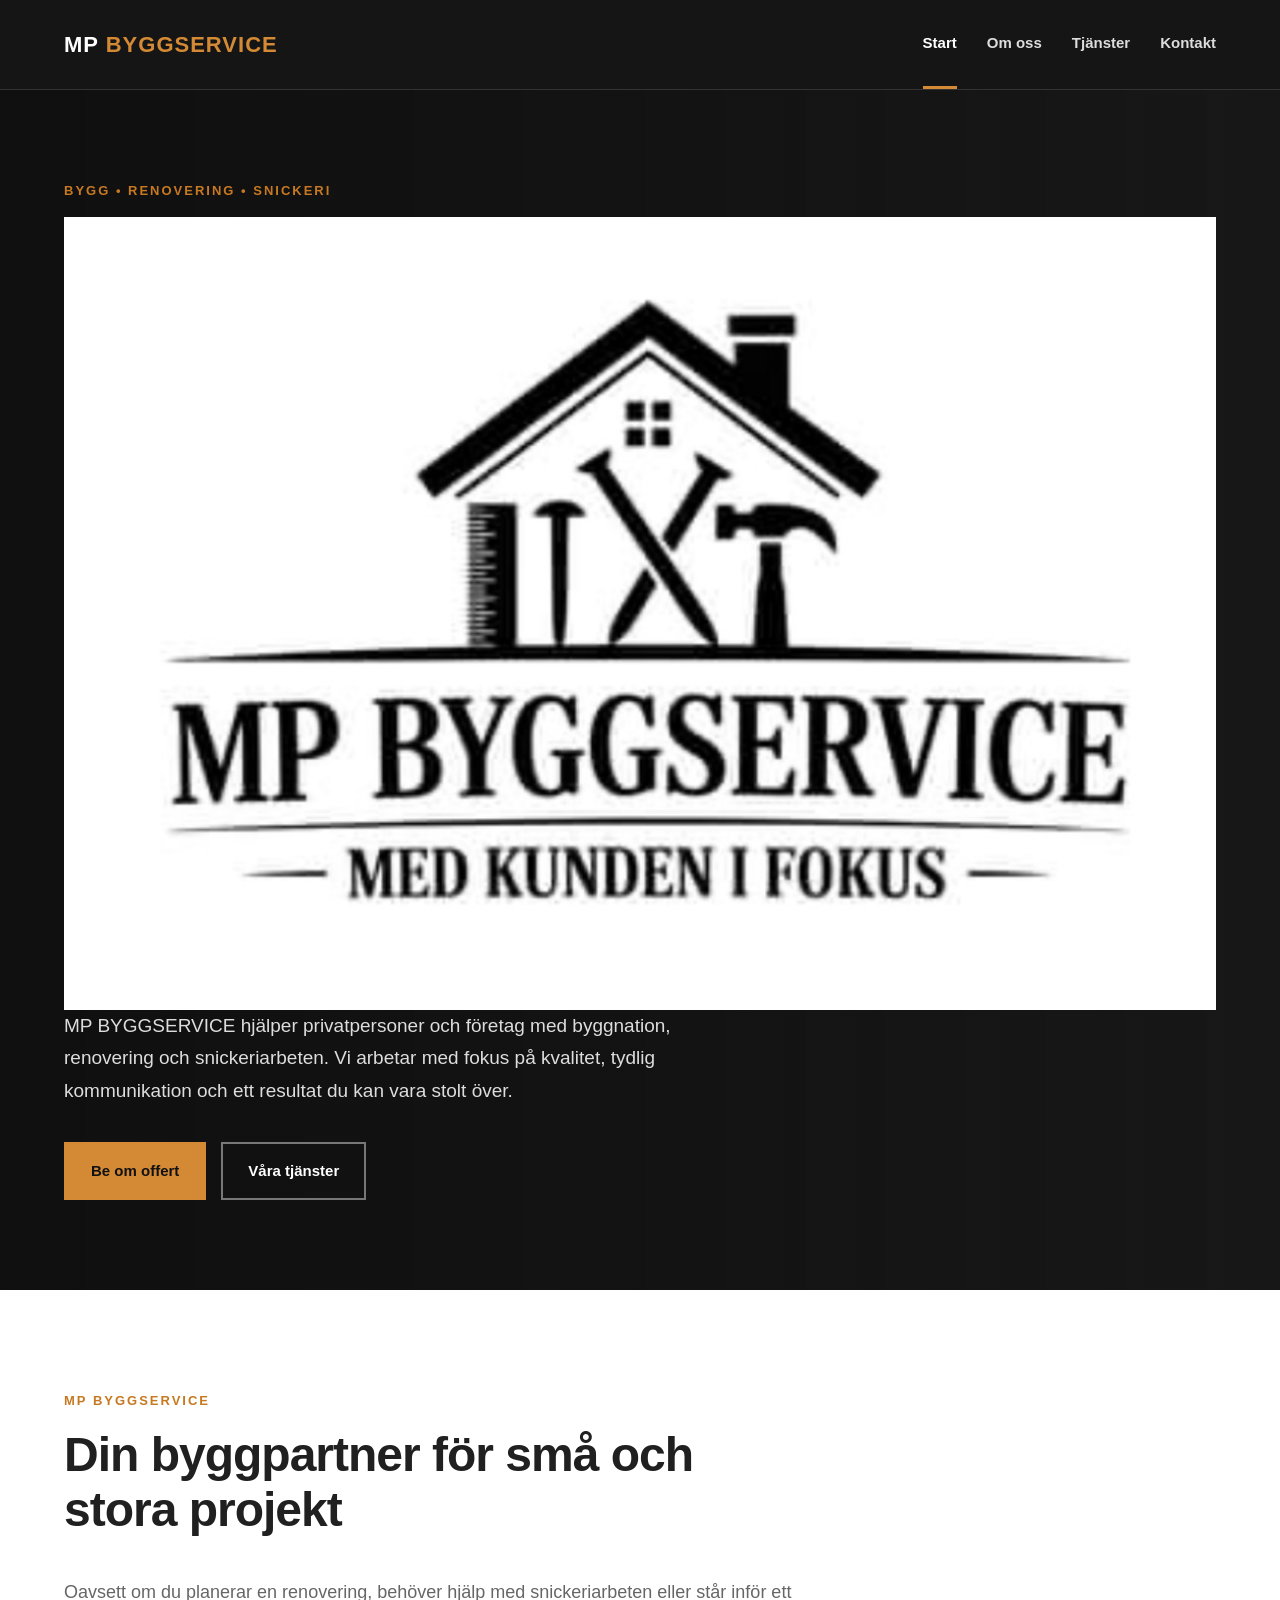
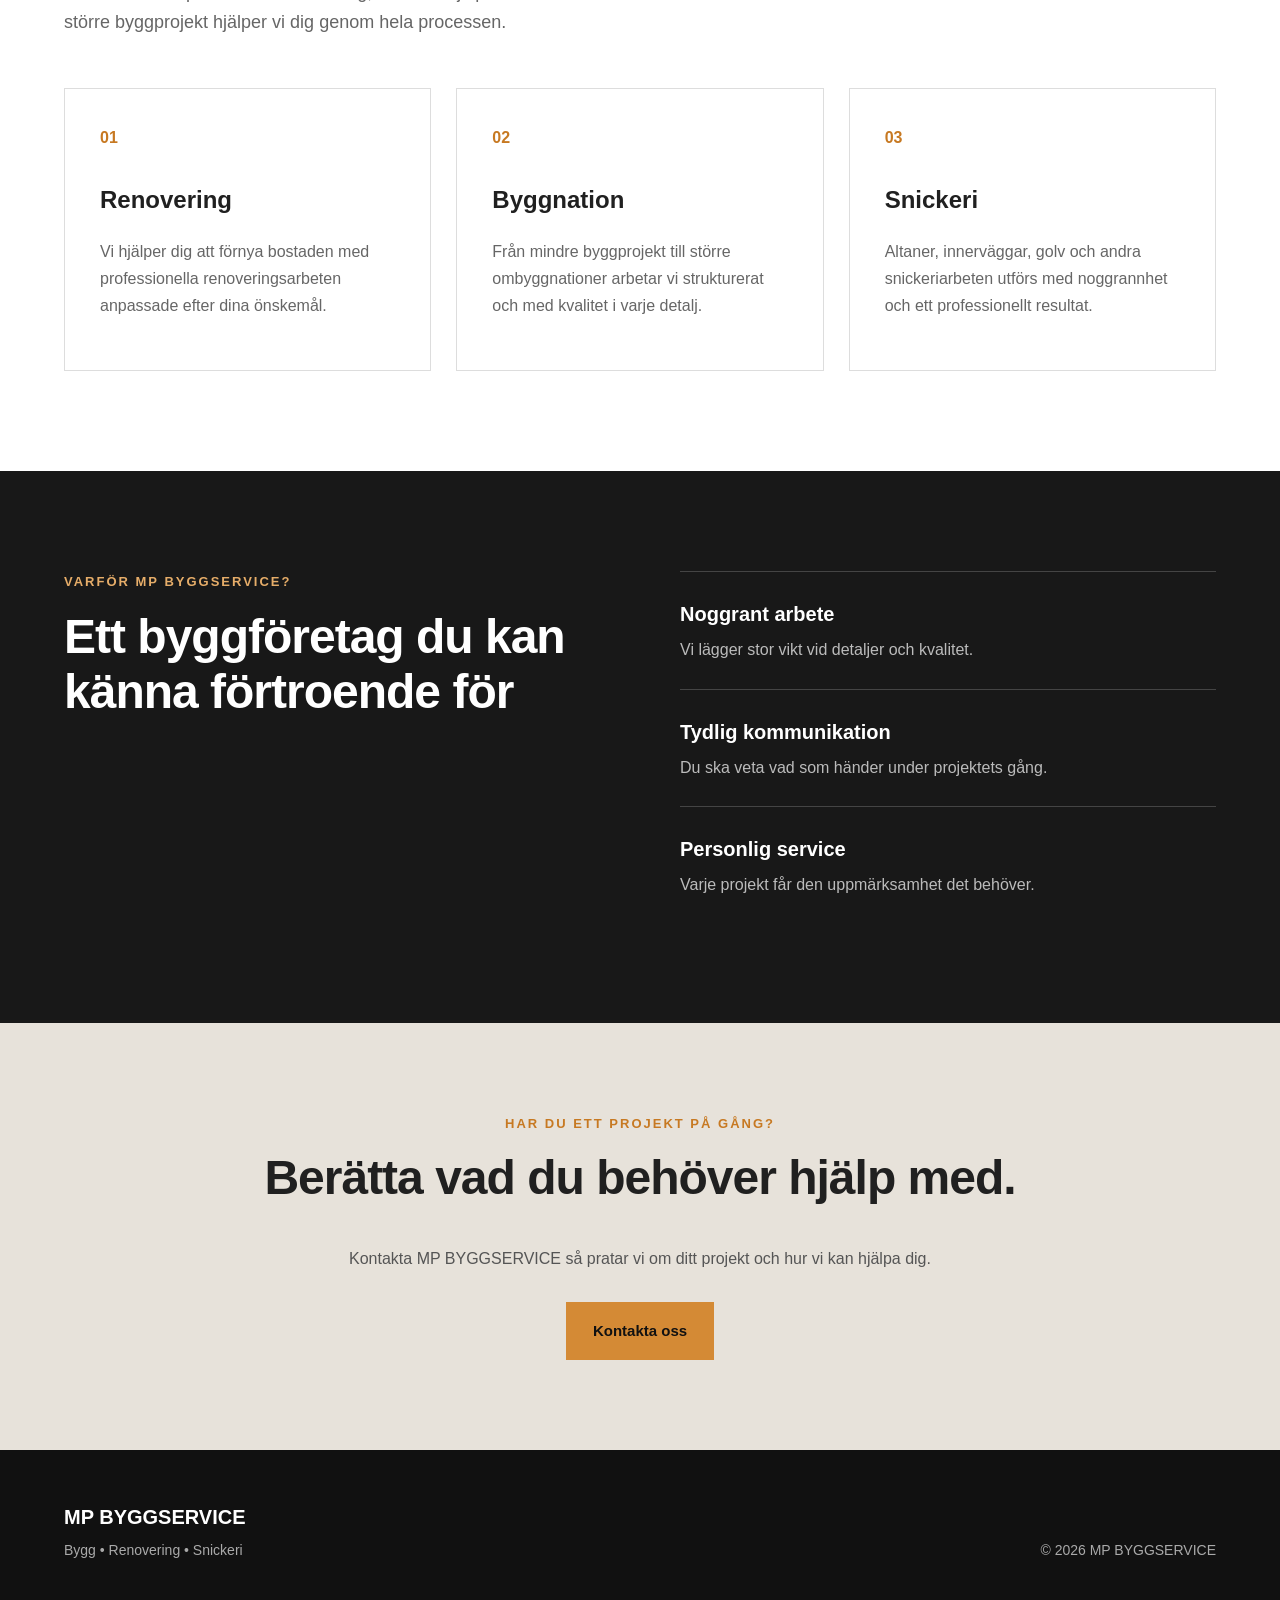
<file: index.html>
<!DOCTYPE html>
<html lang="sv">

<head>
    <meta charset="UTF-8">
    <meta name="viewport" content="width=device-width, initial-scale=1.0">

    <meta
        name="description"
        content="MP BYGGSERVICE erbjuder professionella bygg- och renoveringstjänster för privatpersoner och företag."
    >

    <title>MP BYGGSERVICE | Bygg & Renovering</title>

    <link rel="stylesheet" href="css/style.css">
</head>

<body>

    <!-- HEADER -->
    <header class="site-header">



        <div class="container header-container">


            <a href="index.html" class="logo">
                MP <span>BYGGSERVICE</span>
            </a>

            <nav class="navigation" aria-label="Huvudmeny">
                <a href="index.html" class="active">Start</a>
                <a href="om-oss.html">Om oss</a>
                <a href="tjanster.html">Tjänster</a>
                <a href="kontakt.html">Kontakt</a>
            </nav>

        </div>

    </header>


    <main>

   

<!-- HERO -->
<section class="hero">

    <div class="container hero-content">

        <p class="eyebrow">
            BYGG • RENOVERING • SNICKERI
        </p>

        <div class="hero-title-row">

       

            <img src="bilder/MPByggservice.jpeg"
                 alt="MP Byggservice"
                 class="hero-title-image">

        </div>

        <p class="hero-text">
            MP BYGGSERVICE hjälper privatpersoner och företag
            med byggnation, renovering och snickeriarbeten.
            Vi arbetar med fokus på kvalitet, tydlig kommunikation
            och ett resultat du kan vara stolt över.
        </p>

        <div class="hero-buttons">

            <a href="kontakt.html" class="button">
                Be om offert
            </a>

            <a href="tjanster.html" class="button button-secondary">
                Våra tjänster
            </a>

        </div>

    </div>

</section>


        <!-- INTRODUKTION -->
        <section class="section">

            <div class="container">

                <div class="section-heading">

                    <p class="eyebrow">
                        MP BYGGSERVICE
                    </p>

                    <h2>
                        Din byggpartner för små och stora projekt
                    </h2>

                    <p>
                        Oavsett om du planerar en renovering,
                        behöver hjälp med snickeriarbeten eller står
                        inför ett större byggprojekt hjälper vi dig
                        genom hela processen.
                    </p>

                </div>


                <div class="cards">

                    <article class="card">

                        <div class="card-number">01</div>

                        <h3>Renovering</h3>

                        <p>
                            Vi hjälper dig att förnya bostaden med
                            professionella renoveringsarbeten anpassade
                            efter dina önskemål.
                        </p>

                    </article>


                    <article class="card">

                        <div class="card-number">02</div>

                        <h3>Byggnation</h3>

                        <p>
                            Från mindre byggprojekt till större
                            ombyggnationer arbetar vi strukturerat
                            och med kvalitet i varje detalj.
                        </p>

                    </article>


                    <article class="card">

                        <div class="card-number">03</div>

                        <h3>Snickeri</h3>

                        <p>
                            Altaner, innerväggar, golv och andra
                            snickeriarbeten utförs med noggrannhet
                            och ett professionellt resultat.
                        </p>

                    </article>

                </div>

            </div>

        </section>


        <!-- VARFÖR OSS -->
        <section class="section section-dark">

            <div class="container two-columns">

                <div>

                    <p class="eyebrow light">
                        VARFÖR MP BYGGSERVICE?
                    </p>

                    <h2>
                        Ett byggföretag du kan känna förtroende för
                    </h2>

                </div>


                <div class="check-list">

                    <div>
                        <strong>Noggrant arbete</strong>
                        <p>
                            Vi lägger stor vikt vid detaljer och kvalitet.
                        </p>
                    </div>

                    <div>
                        <strong>Tydlig kommunikation</strong>
                        <p>
                            Du ska veta vad som händer under projektets gång.
                        </p>
                    </div>

                    <div>
                        <strong>Personlig service</strong>
                        <p>
                            Varje projekt får den uppmärksamhet det behöver.
                        </p>
                    </div>

                </div>

            </div>

        </section>


        <!-- CTA -->
        <section class="cta">

            <div class="container">

                <p class="eyebrow">
                    HAR DU ETT PROJEKT PÅ GÅNG?
                </p>

                <h2>
                    Berätta vad du behöver hjälp med.
                </h2>

                <p>
                    Kontakta MP BYGGSERVICE så pratar vi om ditt projekt
                    och hur vi kan hjälpa dig.
                </p>

                <a href="kontakt.html" class="button">
                    Kontakta oss
                </a>

            </div>

        </section>

    </main>


    <!-- FOOTER -->
    <footer class="site-footer">

        <div class="container footer-container">

            <div>
                <div class="footer-logo">
                    MP BYGGSERVICE
                </div>

                <p>
                    Bygg • Renovering • Snickeri
                </p>
            </div>

            <div>
                <p>
                    © 2026 MP BYGGSERVICE
                </p>
            </div>

        </div>

    </footer>

</body>

</html>
</file>
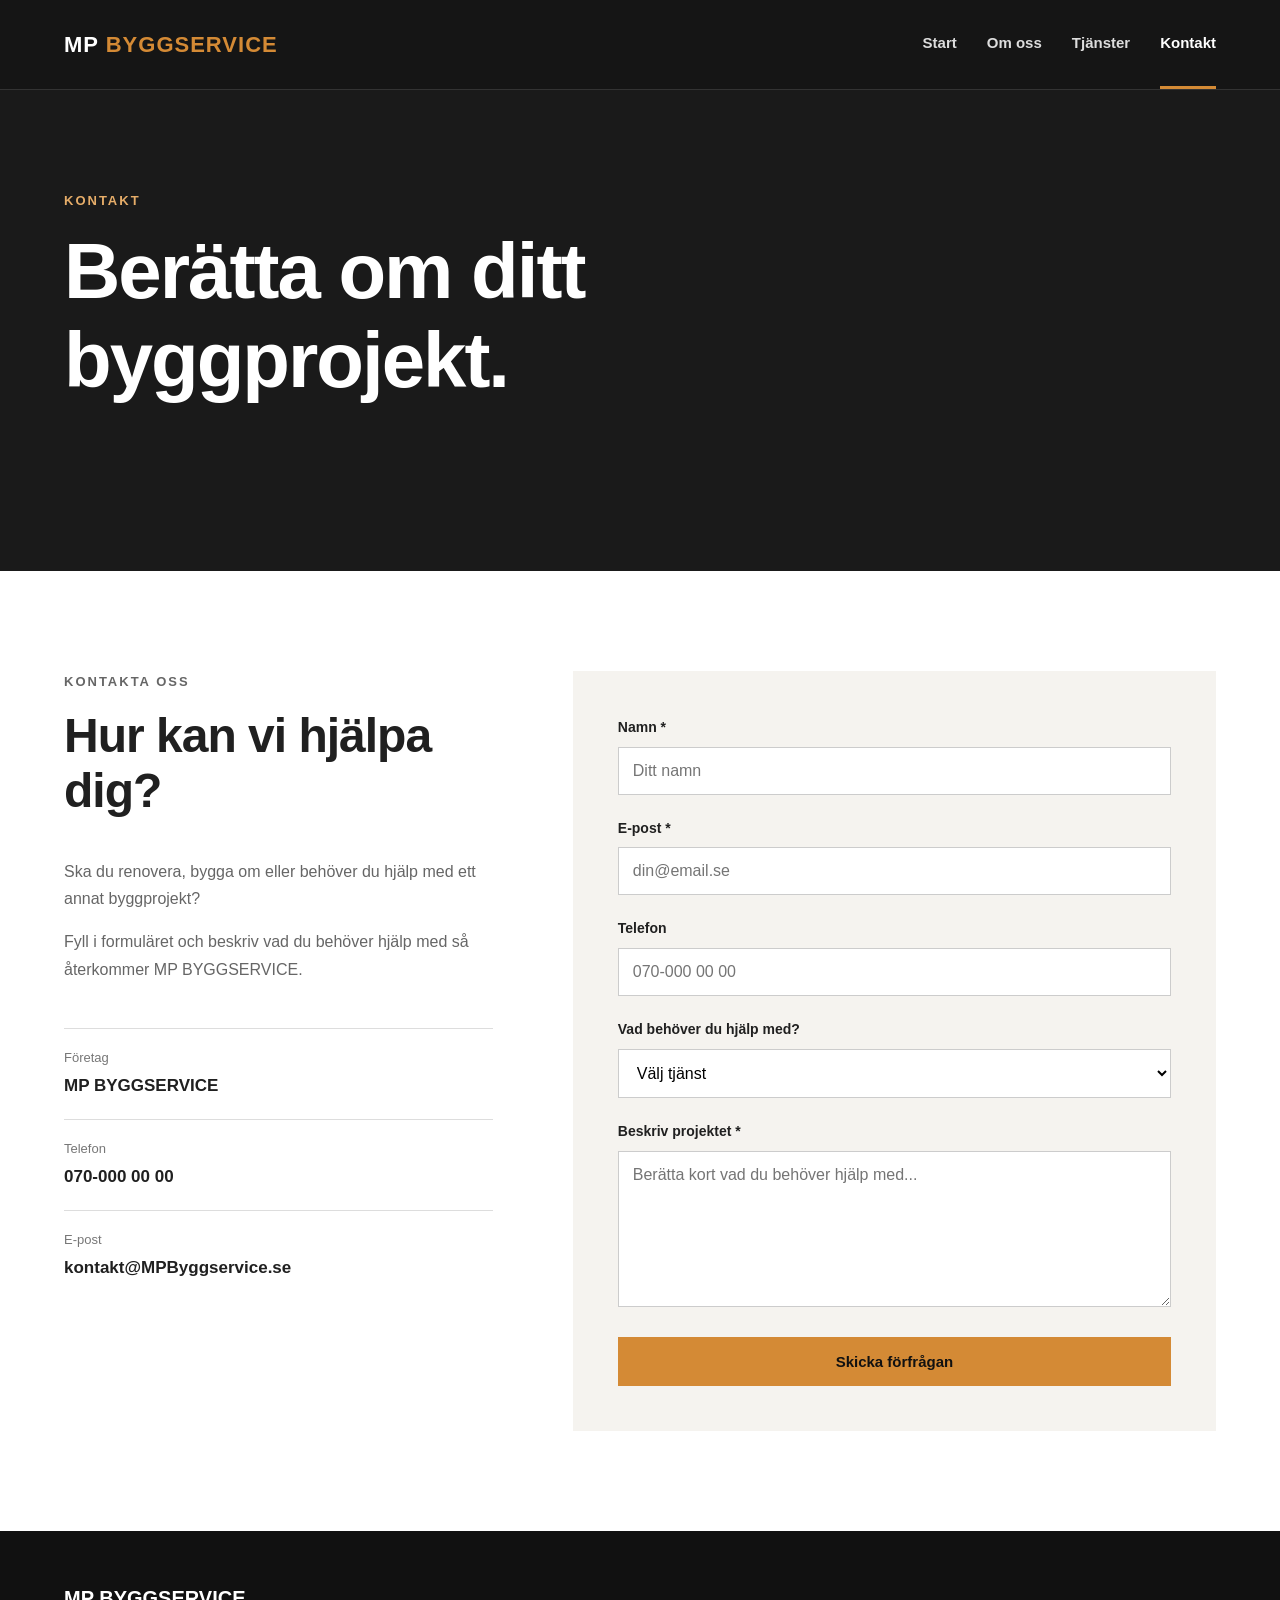
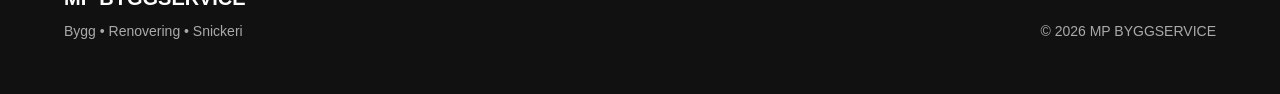
<file: kontakt.html>
<!DOCTYPE html>
<html lang="sv">

<head>
    <meta charset="UTF-8">
    <meta name="viewport" content="width=device-width, initial-scale=1.0">

    <meta
        name="description"
        content="Kontakta MP BYGGSERVICE för offert eller frågor om ditt byggprojekt."
    >

    <title>Kontakt | MP BYGGSERVICE</title>

    <link rel="stylesheet" href="css/style.css">
</head>

<body>

    <header class="site-header">

        <div class="container header-container">

            <a href="index.html" class="logo">
                MP <span>BYGGSERVICE</span>
            </a>

            <nav class="navigation" aria-label="Huvudmeny">
                <a href="index.html">Start</a>
                <a href="om-oss.html">Om oss</a>
                <a href="tjanster.html">Tjänster</a>
                <a href="kontakt.html" class="active">Kontakt</a>
            </nav>

        </div>

    </header>


    <main>

        <section class="page-header">

            <div class="container">

                <p class="eyebrow light">
                    KONTAKT
                </p>

                <h1>
                    Berätta om ditt byggprojekt.
                </h1>

            </div>

        </section>


        <section class="section">

            <div class="container contact-layout">

                <!-- VÄNSTER -->
                <div class="contact-info">

                    <p class="eyebrow">
                        KONTAKTA OSS
                    </p>

                    <h2>
                        Hur kan vi hjälpa dig?
                    </h2>

                    <p>
                        Ska du renovera, bygga om eller behöver du
                        hjälp med ett annat byggprojekt?
                    </p>

                    <p>
                        Fyll i formuläret och beskriv vad du behöver
                        hjälp med så återkommer MP BYGGSERVICE.
                    </p>


                    <div class="contact-details">

                        <div>
                            <span>Företag</span>
                            <strong>MP BYGGSERVICE</strong>
                        </div>

                        <div>
                            <span>Telefon</span>
                            <strong>070-000 00 00</strong>
                        </div>

                        <div>
                            <span>E-post</span>
                            <strong>kontakt@MPByggservice.se</strong>
                        </div>

                    </div>

                </div>


                <!-- FORMULÄR -->
                <div class="form-box">

                    <form
                         action="https://formspree.io/f/mrpzdyzp"
                            method="POST"
                    >

                    
                        <div class="form-group">

                            <label for="name">
                                Namn *
                            </label>

                            <input
                                type="text"
                                id="name"
                                name="name"
                                placeholder="Ditt namn"
                                required
                            >

                        </div>


                        <div class="form-group">

                            <label for="email">
                                E-post *
                            </label>

                            <input
                                type="email"
                                id="email"
                                name="email"
                                placeholder="din@email.se"
                                required
                            >

                        </div>


                        <div class="form-group">

                            <label for="phone">
                                Telefon
                            </label>

                            <input
                                type="tel"
                                id="phone"
                                name="phone"
                                placeholder="070-000 00 00"
                            >

                        </div>


                        <div class="form-group">

                            <label for="service">
                                Vad behöver du hjälp med?
                            </label>

                            <select
                                id="service"
                                name="service"
                            >

                                <option value="">
                                    Välj tjänst
                                </option>

                                <option value="renovering">
                                    Renovering
                                </option>

                                <option value="snickeri">
                                    Snickeri
                                </option>

                                <option value="altan">
                                    Altan
                                </option>

                                <option value="ombyggnation">
                                    Ombyggnation
                                </option>

                                <option value="annat">
                                    Annat
                                </option>

                            </select>

                        </div>


                        <div class="form-group">

                            <label for="message">
                                Beskriv projektet *
                            </label>

                            <textarea
                                id="message"
                                name="message"
                                rows="7"
                                placeholder="Berätta kort vad du behöver hjälp med..."
                                required
                            ></textarea>

                        </div>


                        <button
                            type="submit"
                            class="button form-button"
                        >
                            Skicka förfrågan
                        </button>

                    </form>

                </div>

            </div>

        </section>

    </main>


    <footer class="site-footer">

        <div class="container footer-container">

            <div>
                <div class="footer-logo">
                    MP BYGGSERVICE
                </div>

                <p>
                    Bygg • Renovering • Snickeri
                </p>
            </div>

            <div>
                <p>
                    © 2026 MP BYGGSERVICE
                </p>
            </div>

        </div>

    </footer>

</body>

</html>
</file>
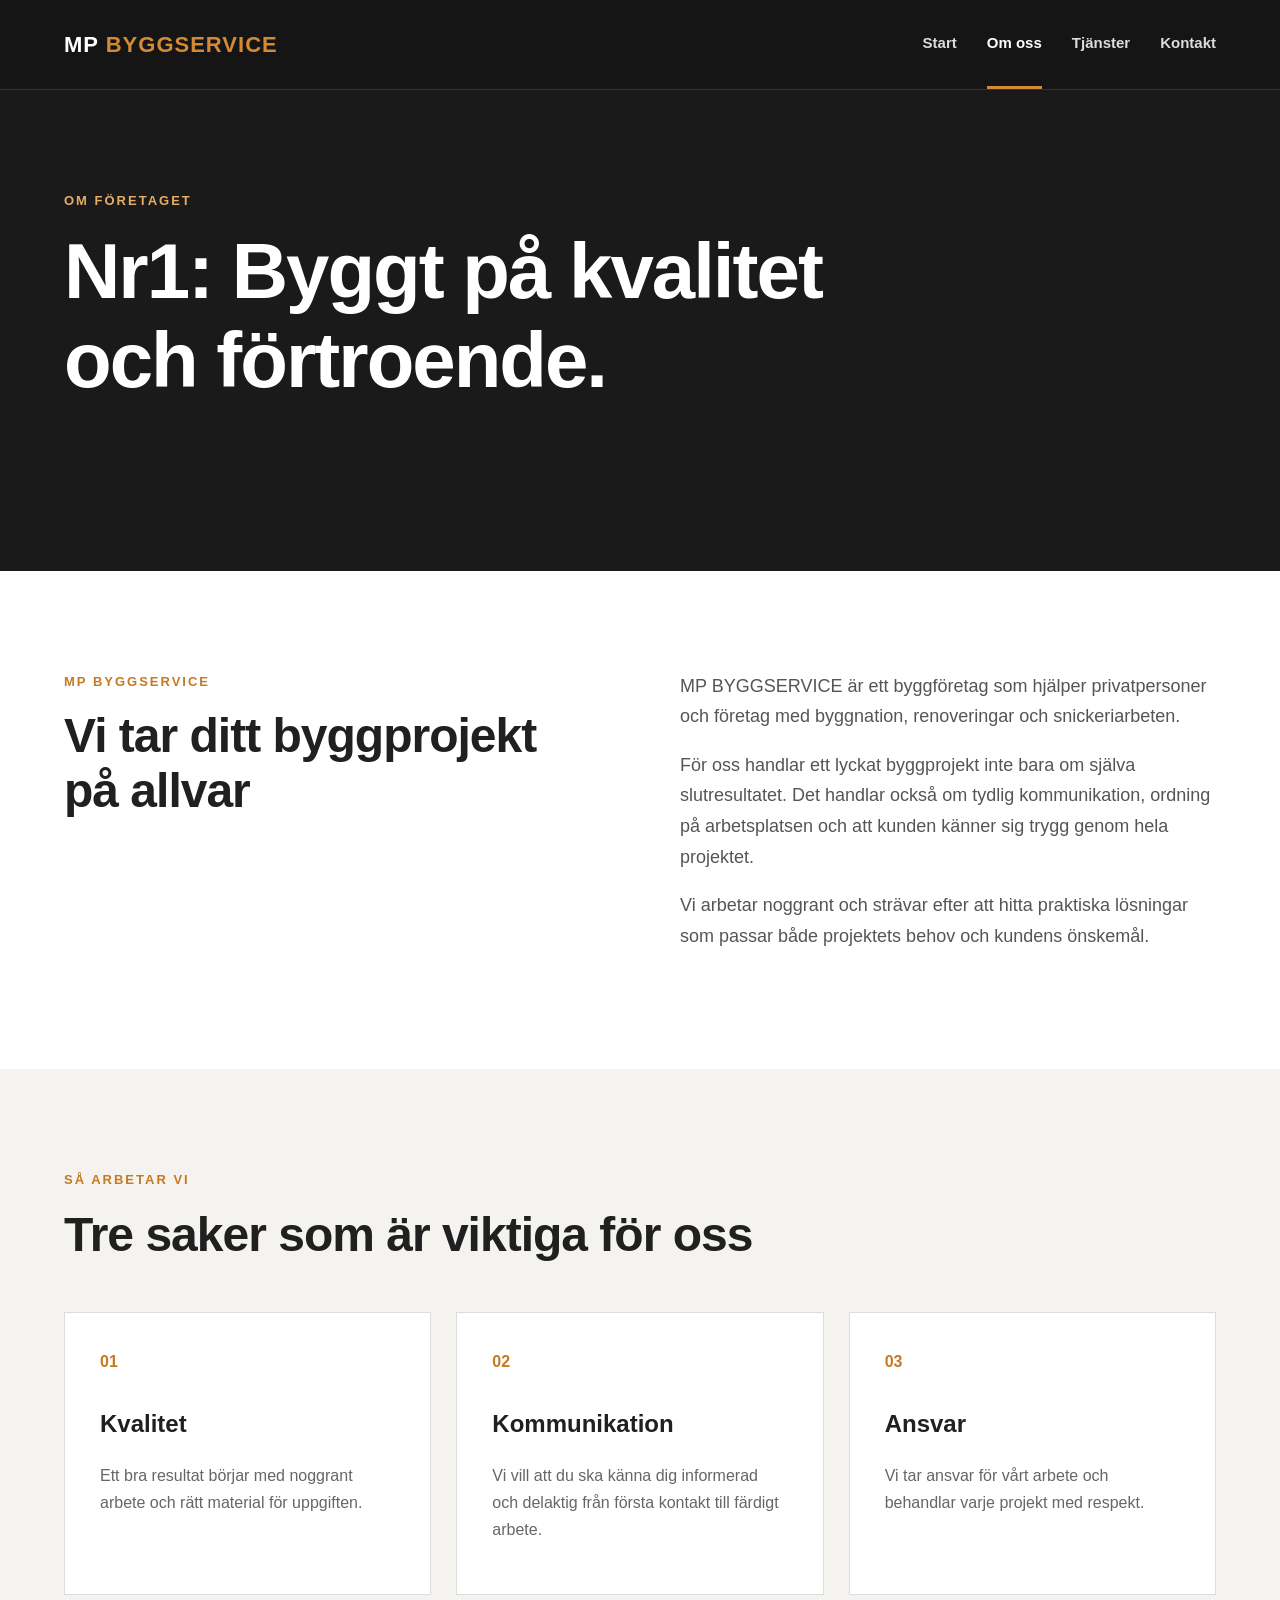
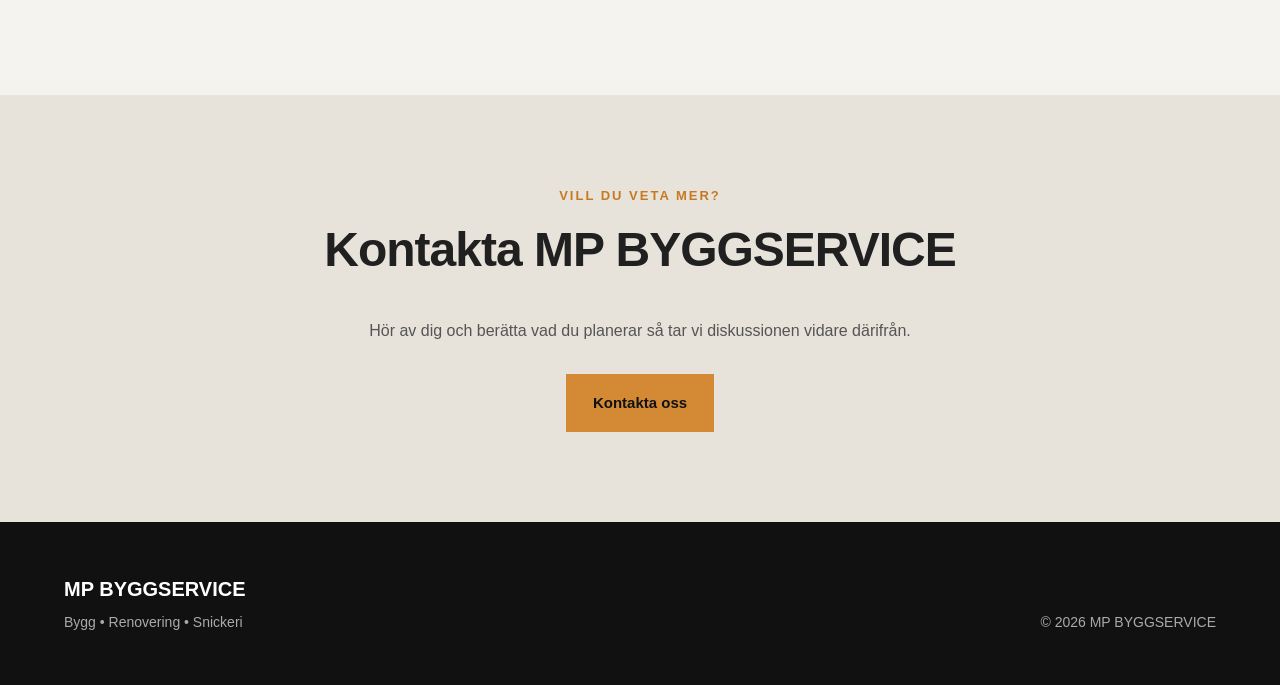
<file: om-oss.html>
<!DOCTYPE html>
<html lang="sv">

<head>
    <meta charset="UTF-8">
    <meta name="viewport" content="width=device-width, initial-scale=1.0">

    <meta
        name="description"
        content="Läs mer om MP BYGGSERVICE och hur vi arbetar med bygg, renovering och snickeri."
    >

    <title>Om oss | MP BYGGSERVICE</title>

    <link rel="stylesheet" href="css/style.css">
</head>

<body>

    <header class="site-header">

        <div class="container header-container">

            <a href="index.html" class="logo">
                MP <span>BYGGSERVICE</span>
            </a>

            <nav class="navigation" aria-label="Huvudmeny">
                <a href="index.html">Start</a>
                <a href="om-oss.html" class="active">Om oss</a>
                <a href="tjanster.html">Tjänster</a>
                <a href="kontakt.html">Kontakt</a>
            </nav>

        </div>

    </header>


    <main>

        <!-- SIDHUVUD -->
        <section class="page-header">

            <div class="container">

                <p class="eyebrow light">
                    OM FÖRETAGET
                </p>

                <h1>
                   Nr1: Byggt på kvalitet och förtroende.
                </h1>

            </div>

        </section>


        <!-- OM OSS -->
        <section class="section">

            <div class="container two-columns">

                <div>

                    <p class="eyebrow">
                        MP BYGGSERVICE
                    </p>

                    <h2>
                        Vi tar ditt byggprojekt på allvar
                    </h2>

                </div>


                <div class="large-text">

                    <p>
                        MP BYGGSERVICE är ett byggföretag som hjälper
                        privatpersoner och företag med byggnation,
                        renoveringar och snickeriarbeten.
                    </p>

                    <p>
                        För oss handlar ett lyckat byggprojekt inte bara
                        om själva slutresultatet. Det handlar också om
                        tydlig kommunikation, ordning på arbetsplatsen
                        och att kunden känner sig trygg genom hela
                        projektet.
                    </p>

                    <p>
                        Vi arbetar noggrant och strävar efter att hitta
                        praktiska lösningar som passar både projektets
                        behov och kundens önskemål.
                    </p>

                </div>

            </div>

        </section>


        <!-- VÄRDERINGAR -->
        <section class="section section-light">

            <div class="container">

                <div class="section-heading">

                    <p class="eyebrow">
                        SÅ ARBETAR VI
                    </p>

                    <h2>
                        Tre saker som är viktiga för oss
                    </h2>

                </div>


                <div class="cards">

                    <article class="card">

                        <div class="card-number">01</div>

                        <h3>Kvalitet</h3>

                        <p>
                            Ett bra resultat börjar med noggrant arbete
                            och rätt material för uppgiften.
                        </p>

                    </article>


                    <article class="card">

                        <div class="card-number">02</div>

                        <h3>Kommunikation</h3>

                        <p>
                            Vi vill att du ska känna dig informerad och
                            delaktig från första kontakt till färdigt arbete.
                        </p>

                    </article>


                    <article class="card">

                        <div class="card-number">03</div>

                        <h3>Ansvar</h3>

                        <p>
                            Vi tar ansvar för vårt arbete och behandlar
                            varje projekt med respekt.
                        </p>

                    </article>

                </div>

            </div>

        </section>


        <!-- CTA -->
        <section class="cta">

            <div class="container">

                <p class="eyebrow">
                    VILL DU VETA MER?
                </p>

                <h2>
                    Kontakta MP BYGGSERVICE
                </h2>

                <p>
                    Hör av dig och berätta vad du planerar så tar vi
                    diskussionen vidare därifrån.
                </p>

                <a href="kontakt.html" class="button">
                    Kontakta oss
                </a>

            </div>

        </section>

    </main>


    <footer class="site-footer">

        <div class="container footer-container">

            <div>
                <div class="footer-logo">
                    MP BYGGSERVICE
                </div>

                <p>
                    Bygg • Renovering • Snickeri
                </p>
            </div>

            <div>
                <p>
                    © 2026 MP BYGGSERVICE
                </p>
            </div>

        </div>

    </footer>

</body>

</html>
</file>
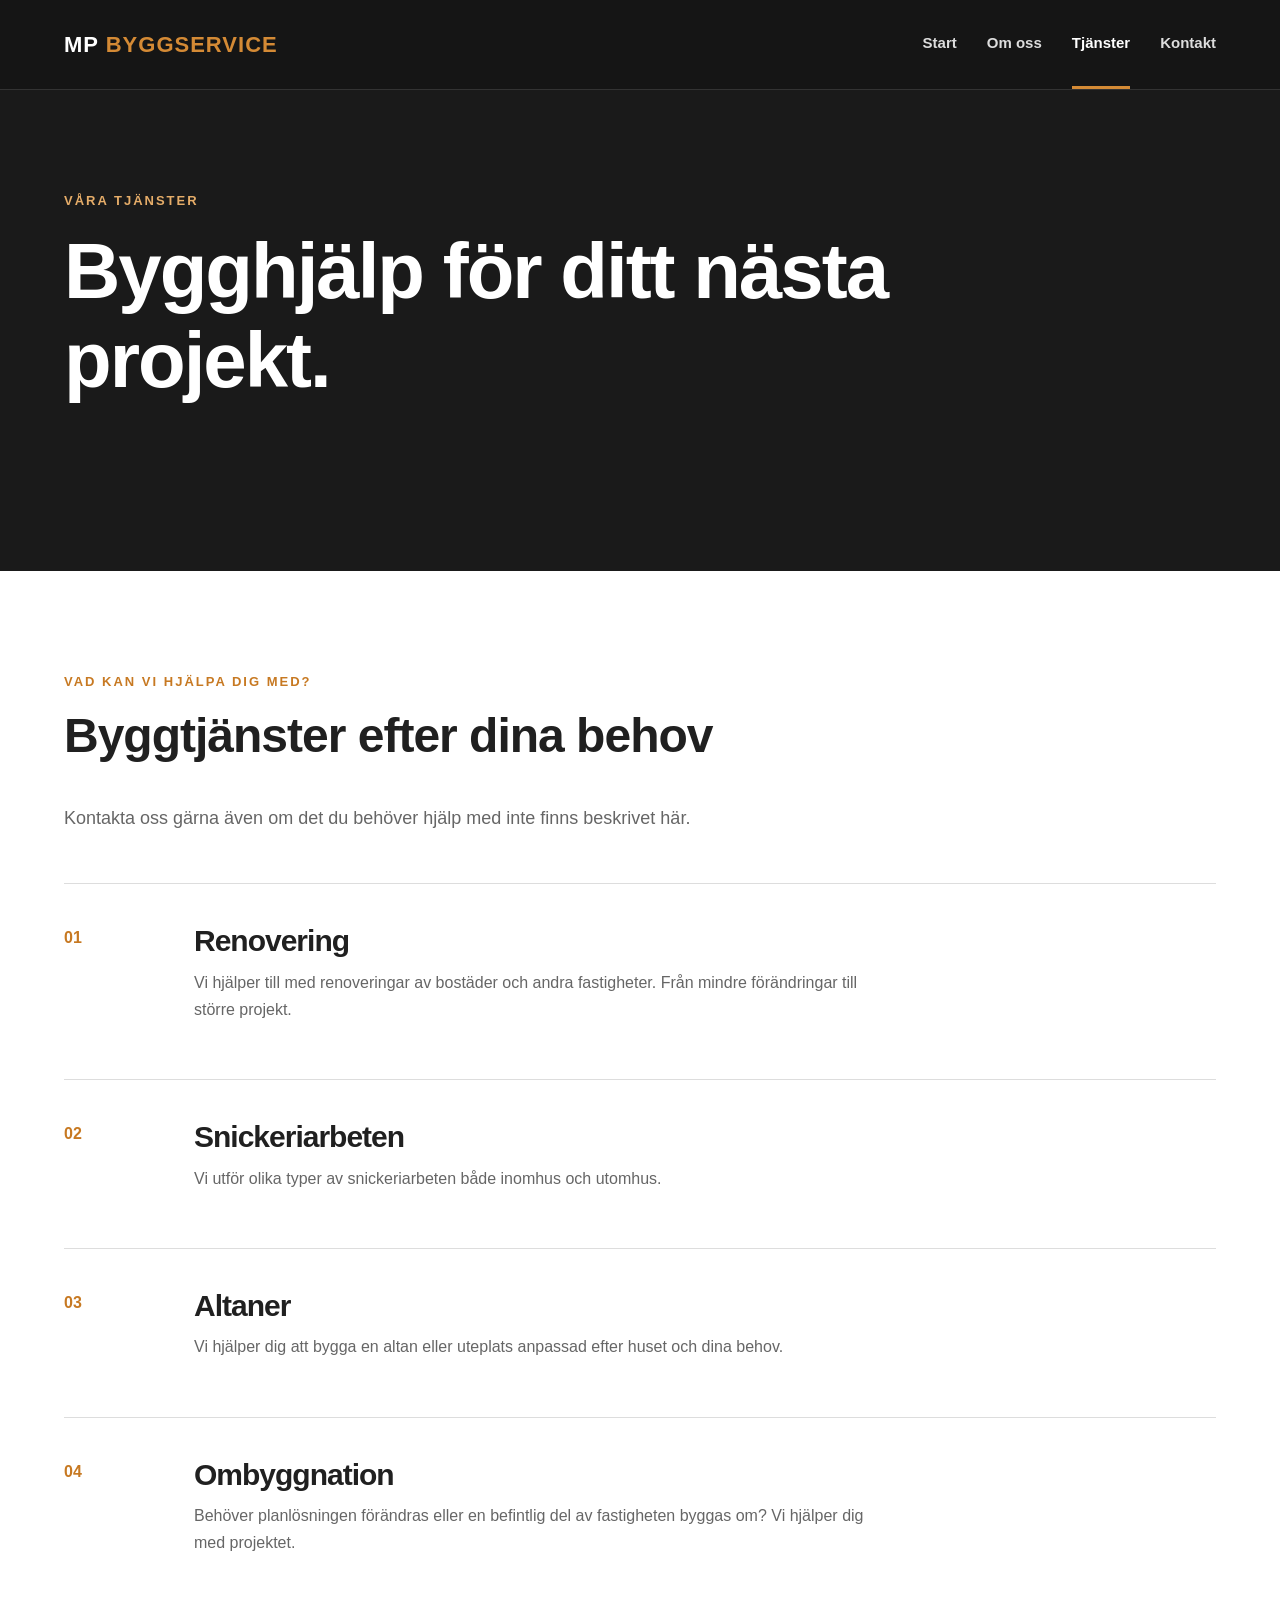
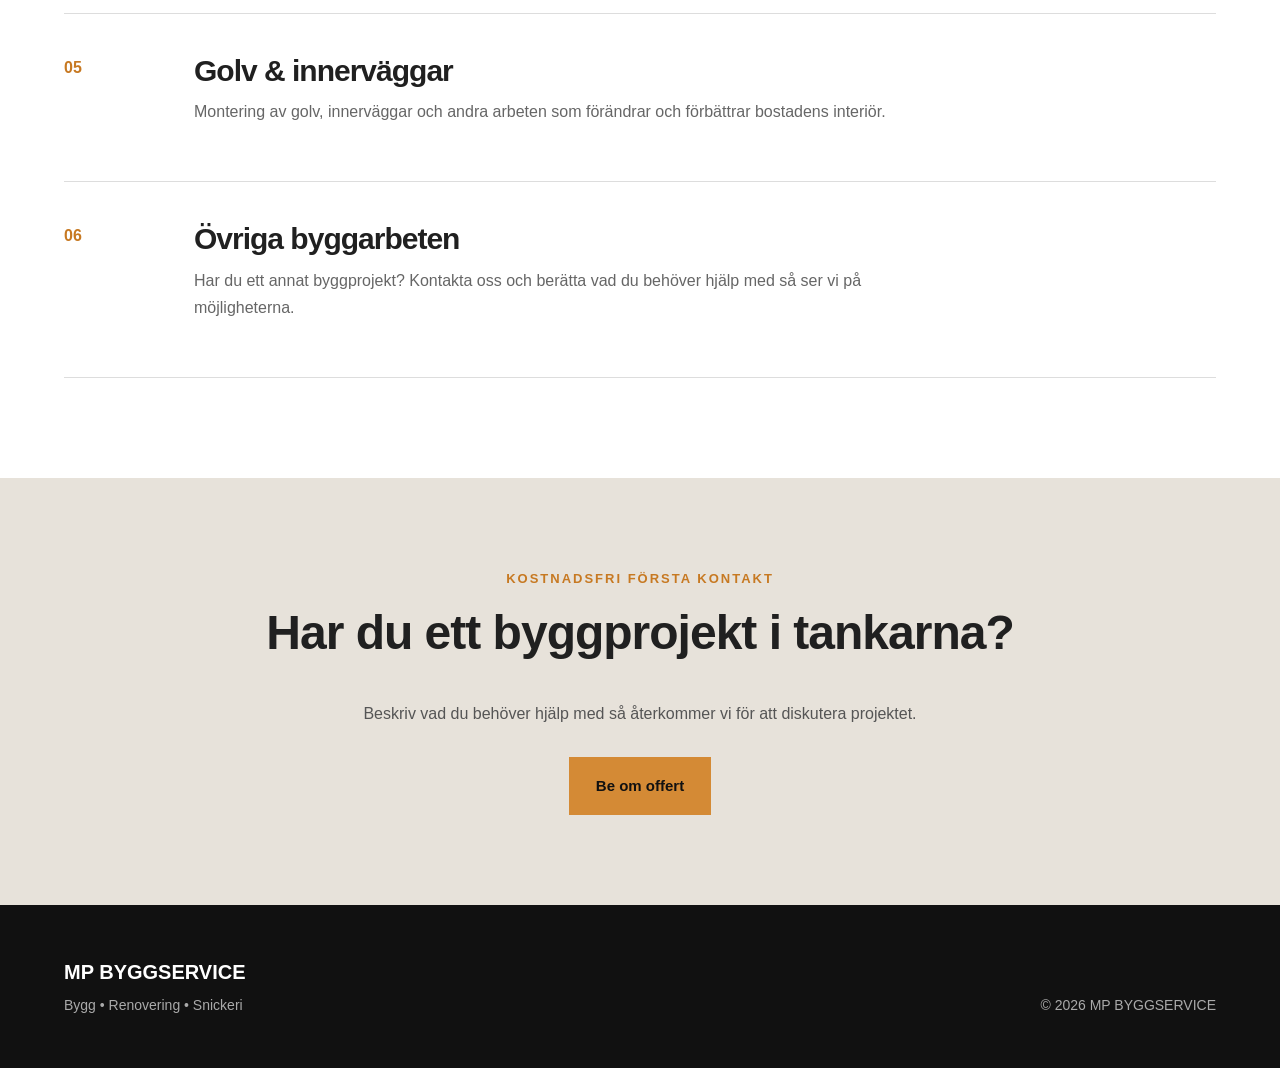
<file: tjanster.html>
<!DOCTYPE html>
<html lang="sv">

<head>
    <meta charset="UTF-8">
    <meta name="viewport" content="width=device-width, initial-scale=1.0">

    <meta
        name="description"
        content="MP BYGGSERVICE erbjuder bygg, renovering, snickeri, altaner och andra byggtjänster."
    >

    <title>Tjänster | MP BYGGSERVICE</title>

    <link rel="stylesheet" href="css/style.css">
</head>

<body>

    <header class="site-header">

        <div class="container header-container">

            <a href="index.html" class="logo">
                MP <span>BYGGSERVICE</span>
            </a>

            <nav class="navigation" aria-label="Huvudmeny">
                <a href="index.html">Start</a>
                <a href="om-oss.html">Om oss</a>
                <a href="tjanster.html" class="active">Tjänster</a>
                <a href="kontakt.html">Kontakt</a>
            </nav>

        </div>

    </header>


    <main>

        <section class="page-header">

            <div class="container">

                <p class="eyebrow light">
                    VÅRA TJÄNSTER
                </p>

                <h1>
                    Bygghjälp för ditt nästa projekt.
                </h1>

            </div>

        </section>


        <section class="section">

            <div class="container">

                <div class="section-heading">

                    <p class="eyebrow">
                        VAD KAN VI HJÄLPA DIG MED?
                    </p>

                    <h2>
                        Byggtjänster efter dina behov
                    </h2>

                    <p>
                        Kontakta oss gärna även om det du behöver hjälp
                        med inte finns beskrivet här.
                    </p>

                </div>


                <div class="service-grid">

                    <article class="service-item">

                        <span>01</span>

                        <div>
                            <h2>Renovering</h2>

                            <p>
                                Vi hjälper till med renoveringar av
                                bostäder och andra fastigheter. Från
                                mindre förändringar till större projekt.
                            </p>
                        </div>

                    </article>


                    <article class="service-item">

                        <span>02</span>

                        <div>
                            <h2>Snickeriarbeten</h2>

                            <p>
                                Vi utför olika typer av snickeriarbeten
                                både inomhus och utomhus.
                            </p>
                        </div>

                    </article>


                    <article class="service-item">

                        <span>03</span>

                        <div>
                            <h2>Altaner</h2>

                            <p>
                                Vi hjälper dig att bygga en altan eller
                                uteplats anpassad efter huset och dina behov.
                            </p>
                        </div>

                    </article>


                    <article class="service-item">

                        <span>04</span>

                        <div>
                            <h2>Ombyggnation</h2>

                            <p>
                                Behöver planlösningen förändras eller en
                                befintlig del av fastigheten byggas om?
                                Vi hjälper dig med projektet.
                            </p>
                        </div>

                    </article>


                    <article class="service-item">

                        <span>05</span>

                        <div>
                            <h2>Golv & innerväggar</h2>

                            <p>
                                Montering av golv, innerväggar och andra
                                arbeten som förändrar och förbättrar
                                bostadens interiör.
                            </p>
                        </div>

                    </article>


                    <article class="service-item">

                        <span>06</span>

                        <div>
                            <h2>Övriga byggarbeten</h2>

                            <p>
                                Har du ett annat byggprojekt? Kontakta oss
                                och berätta vad du behöver hjälp med så
                                ser vi på möjligheterna.
                            </p>
                        </div>

                    </article>

                </div>

            </div>

        </section>


        <section class="cta">

            <div class="container">

                <p class="eyebrow">
                    KOSTNADSFRI FÖRSTA KONTAKT
                </p>

                <h2>
                    Har du ett byggprojekt i tankarna?
                </h2>

                <p>
                    Beskriv vad du behöver hjälp med så återkommer vi
                    för att diskutera projektet.
                </p>

                <a href="kontakt.html" class="button">
                    Be om offert
                </a>

            </div>

        </section>

    </main>


    <footer class="site-footer">

        <div class="container footer-container">

            <div>
                <div class="footer-logo">
                    MP BYGGSERVICE
                </div>

                <p>
                    Bygg • Renovering • Snickeri
                </p>
            </div>

            <div>
                <p>
                    © 2026 MP BYGGSERVICE
                </p>
            </div>

        </div>

    </footer>

</body>

</html>
</file>
<file: css/style.css>
/* =========================================
   MP Byggservice
   Gemensam CSS för hela webbplatsen
   ========================================= */


/* ---------- GRUNDINSTÄLLNINGAR ---------- */

.hero-title-row {
    display: flex;
    align-items: center;
    gap: 30px;
}

.hero-title-row h1 {
    flex: 1;
}

.hero-title-image {
    max-width: 100%;
    height: auto;
    object-fit: contain;
    flex-shrink: 1;
}





* {
    box-sizing: border-box;
}

html {
    scroll-behavior: smooth;
}

body {
    margin: 0;
    font-family: Arial, Helvetica, sans-serif;
    background: #ffffff;
    color: #202020;
    line-height: 1.7;
}

img {
    max-width: 100%;
}

a {
    color: inherit;
}

.container {
    width: 90%;
    max-width: 1180px;
    margin: 0 auto;
}


/* ---------- RUBRIKER ---------- */

h1,
h2,
h3 {
    margin-top: 0;
    line-height: 1.15;
}

h1 {
    font-size: clamp(42px, 7vw, 78px);
    letter-spacing: -2px;
}

h2 {
    font-size: clamp(32px, 4vw, 48px);
    letter-spacing: -1px;
}

h3 {
    font-size: 24px;
}

p {
    margin-top: 0;
}

.eyebrow {
    color: #c77922;
    font-size: 13px;
    font-weight: 700;
    letter-spacing: 2px;
    margin-bottom: 15px;
}

.eyebrow.light {
    color: #e6ad69;
}


/* ---------- HEADER ---------- */

.site-header {
    background: #151515;
    color: #ffffff;
    border-bottom: 1px solid #333;
}

.header-container {
    min-height: 82px;

    display: flex;
    justify-content: space-between;
    align-items: center;
}

.logo {
    color: #ffffff;
    text-decoration: none;
    font-size: 22px;
    font-weight: 800;
    letter-spacing: 1px;
}

.logo span {
    color: #d48a35;
}


/* ---------- NAVIGATION ---------- */

.navigation {
    display: flex;
    gap: 30px;
}

.navigation a {
    color: #dddddd;
    text-decoration: none;
    font-size: 15px;
    font-weight: 600;
    padding: 30px 0;
    border-bottom: 3px solid transparent;
}

.navigation a:hover,
.navigation a.active {
    color: #ffffff;
    border-bottom-color: #d48a35;
}


/* ---------- HERO ---------- */

.hero {
    min-height: 650px;

    display: flex;
    align-items: center;

    color: #ffffff;

    background:
        linear-gradient(
            90deg,
            rgba(15, 15, 15, 0.98),
            rgba(15, 15, 15, 0.82),
            rgba(15, 15, 15, 0.60)
        ),
        #242424;
}

.hero-content {
    padding-top: 90px;
    padding-bottom: 90px;
}

.hero h1 {
    max-width: 850px;
    margin-bottom: 25px;
}

.hero-text {
    max-width: 650px;
    color: #dddddd;
    font-size: 19px;
    margin-bottom: 35px;
}

.hero-buttons {
    display: flex;
    gap: 15px;
    flex-wrap: wrap;
}


/* ---------- KNAPPAR ---------- */

.button {
    display: inline-block;

    background: #d48a35;
    color: #111111;

    border: 2px solid #d48a35;

    padding: 14px 25px;

    text-decoration: none;
    font-size: 15px;
    font-weight: 700;

    cursor: pointer;

    transition:
        background 0.2s ease,
        color 0.2s ease,
        transform 0.2s ease;
}

.button:hover {
    background: #e49a44;
    border-color: #e49a44;
    transform: translateY(-2px);
}

.button-secondary {
    background: transparent;
    color: #ffffff;
    border-color: #777777;
}

.button-secondary:hover {
    background: #ffffff;
    color: #111111;
    border-color: #ffffff;
}


/* ---------- VANLIGA SEKTIONER ---------- */

.section {
    padding: 100px 0;
}

.section-light {
    background: #f5f3ef;
}

.section-dark {
    background: #181818;
    color: #ffffff;
}

.section-heading {
    max-width: 750px;
    margin-bottom: 50px;
}

.section-heading > p:last-child {
    color: #666666;
    font-size: 18px;
}


/* ---------- TVÅ KOLUMNER ---------- */

.two-columns {
    display: grid;
    grid-template-columns: 1fr 1fr;
    gap: 80px;
    align-items: start;
}

.large-text {
    font-size: 18px;
    color: #555555;
}


/* ---------- KORT ---------- */

.cards {
    display: grid;
    grid-template-columns: repeat(3, 1fr);
    gap: 25px;
}

.card {
    padding: 35px;
    border: 1px solid #dddddd;
    background: #ffffff;
}

.card-number {
    color: #c77922;
    font-weight: bold;
    margin-bottom: 35px;
}

.card p {
    color: #666666;
}


/* ---------- CHECK LIST ---------- */

.check-list > div {
    border-top: 1px solid #444444;
    padding: 25px 0;
}

.check-list strong {
    font-size: 20px;
}

.check-list p {
    color: #bbbbbb;
    margin-top: 5px;
    margin-bottom: 0;
}


/* ---------- SIDHUVUD ---------- */

.page-header {
    background: #1a1a1a;
    color: #ffffff;
    padding: 100px 0;
}

.page-header h1 {
    max-width: 850px;
}


/* ---------- TJÄNSTESIDA ---------- */

.service-grid {
    border-top: 1px solid #dddddd;
}

.service-item {
    display: grid;
    grid-template-columns: 100px 1fr;

    gap: 30px;

    padding: 40px 0;

    border-bottom: 1px solid #dddddd;
}

.service-item > span {
    color: #c77922;
    font-weight: 700;
}

.service-item h2 {
    font-size: 30px;
    margin-bottom: 10px;
}

.service-item p {
    max-width: 700px;
    color: #666666;
}


/* ---------- CTA ---------- */

.cta {
    background: #e7e2da;
    padding: 90px 0;
}

.cta .container {
    max-width: 900px;
    text-align: center;
}

.cta p:not(.eyebrow) {
    max-width: 650px;
    margin-left: auto;
    margin-right: auto;
    margin-bottom: 30px;
    color: #555555;
}


/* ---------- KONTAKT ---------- */

.contact-layout {
    display: grid;
    grid-template-columns: 0.8fr 1.2fr;
    gap: 80px;
}

.contact-info > p {
    color: #666666;
}

.contact-details {
    margin-top: 45px;
}

.contact-details > div {
    padding: 18px 0;
    border-top: 1px solid #dddddd;
}

.contact-details span {
    display: block;
    color: #777777;
    font-size: 13px;
    margin-bottom: 3px;
}

.contact-details strong {
    font-size: 17px;
}


/* ---------- FORMULÄR ---------- */

.form-box {
    background: #f5f3ef;
    padding: 45px;
}

.form-group {
    margin-bottom: 22px;
}

.form-group label {
    display: block;
    font-weight: 700;
    font-size: 14px;
    margin-bottom: 7px;
}

.form-group input,
.form-group textarea,
.form-group select {
    width: 100%;

    background: #ffffff;

    border: 1px solid #cccccc;

    padding: 14px;

    font-family: inherit;
    font-size: 16px;

    outline: none;
}

.form-group textarea {
    resize: vertical;
}

.form-group input:focus,
.form-group textarea:focus,
.form-group select:focus {
    border-color: #c77922;
}

.form-button {
    width: 100%;
}


/* ---------- FOOTER ---------- */

.site-footer {
    background: #111111;
    color: #aaaaaa;
    padding: 50px 0;
}

.footer-container {
    display: flex;
    justify-content: space-between;
    align-items: end;
    gap: 40px;
}

.footer-logo {
    color: #ffffff;
    font-size: 20px;
    font-weight: 800;
    margin-bottom: 5px;
}

.site-footer p {
    margin: 0;
    font-size: 14px;
}


/* =========================================
   MOBIL OCH SURFPLATTA
   ========================================= */

@media (max-width: 800px) {

    /* Header */

    .header-container {
        flex-direction: column;
        padding-top: 20px;
    }

    .navigation {
        width: 100%;
        justify-content: center;
        gap: 16px;
        flex-wrap: wrap;
    }

    .navigation a {
        padding: 18px 0;
    }


    /* Hero */

    .hero {
        min-height: auto;
    }

    .hero-content {
        padding-top: 80px;
        padding-bottom: 80px;
    }

    .hero h1 {
        letter-spacing: -1px;
    }


    /* Sektioner */

    .section {
        padding: 70px 0;
    }


    /* Kolumner */

    .two-columns,
    .contact-layout {
        grid-template-columns: 1fr;
        gap: 40px;
    }


    /* Kort */

    .cards {
        grid-template-columns: 1fr;
    }


    /* Tjänster */

    .service-item {
        grid-template-columns: 50px 1fr;
    }


    /* Formulär */

    .form-box {
        padding: 25px;
    }


    /* Footer */

    .footer-container {
        flex-direction: column;
        align-items: flex-start;
    }

}


/* ---------- EXTRA LITEN MOBIL ---------- */

@media (max-width: 500px) {


/*    @media (max-width: 600px) {
    .hero-title-image {
        width: 100%;
        max-width: 100%;
        height: auto;
    }
}
*/

    .navigation {
        gap: 12px;
    }

    .navigation a {
        font-size: 13px;
    }

    .hero-buttons .button {
        width: 100%;
        text-align: center;
    }

    .service-item {
        grid-template-columns: 1fr;
        gap: 5px;
    }

}
</file>
